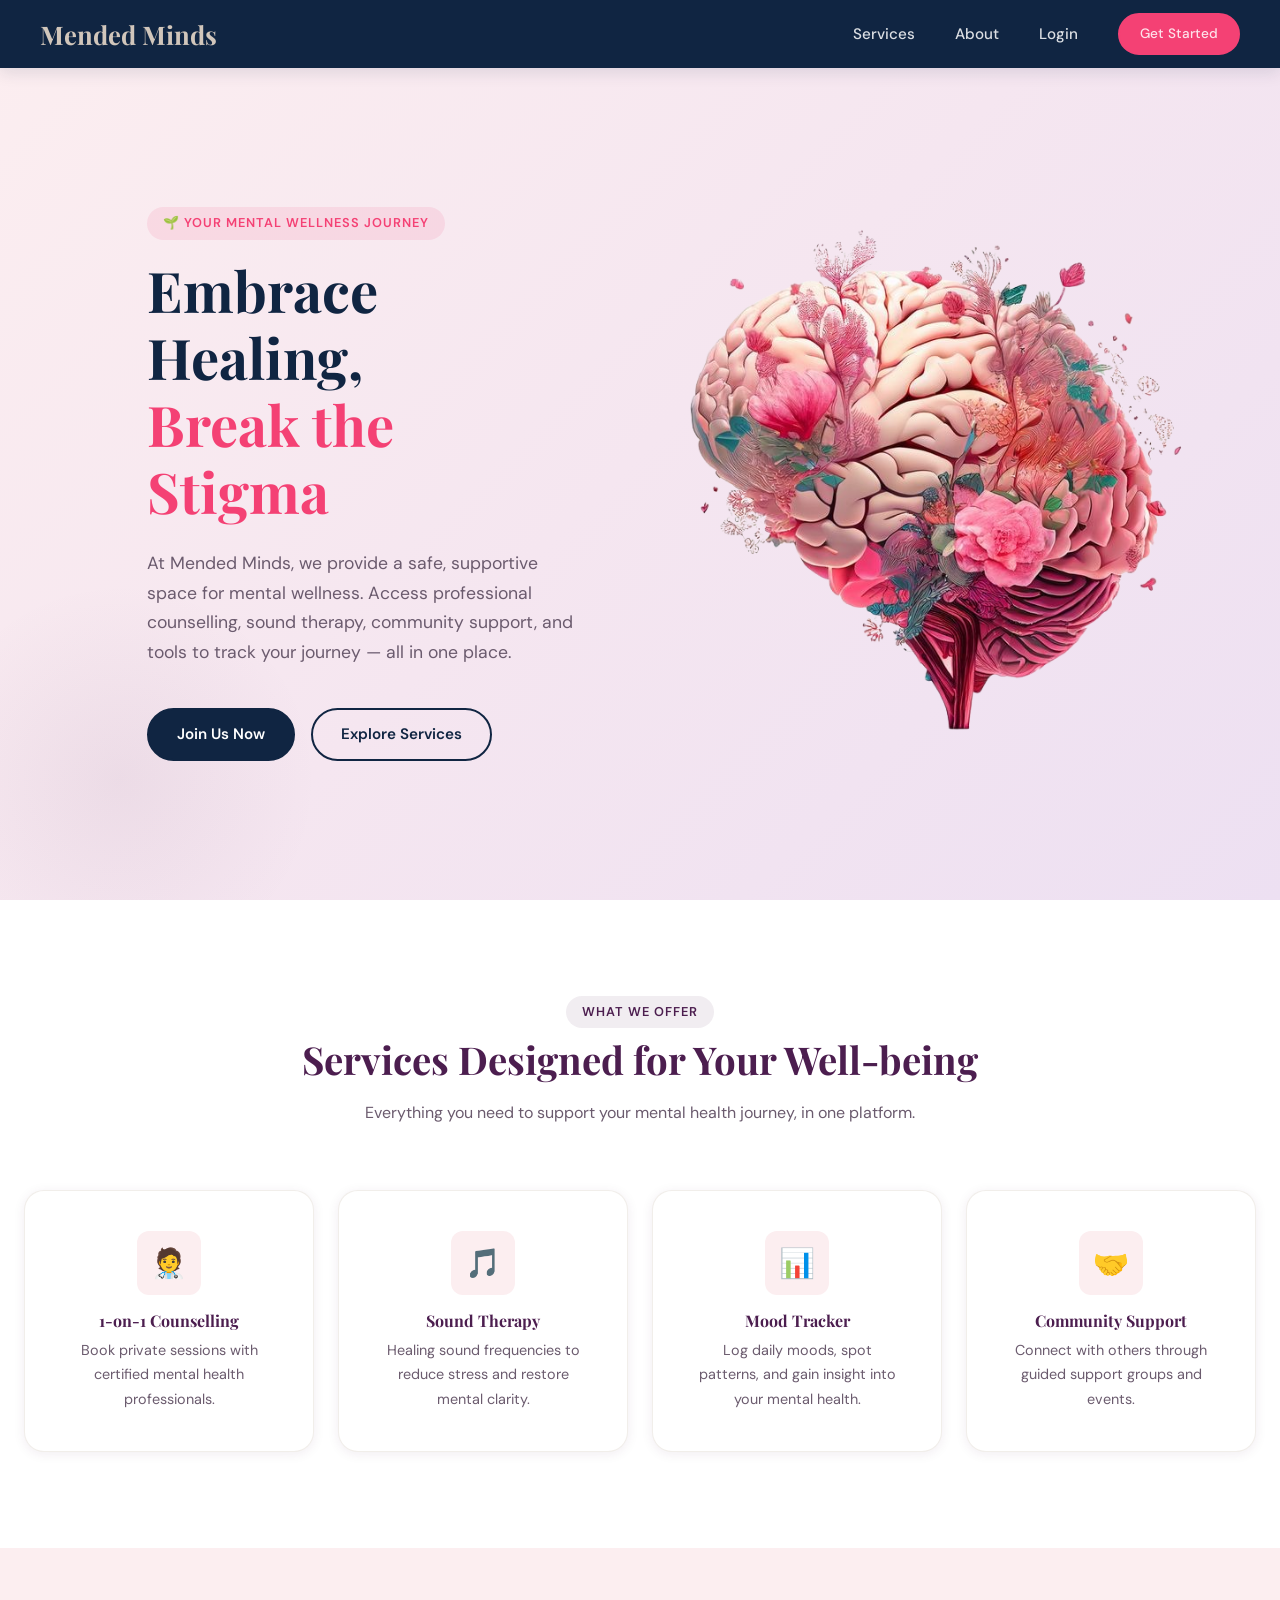
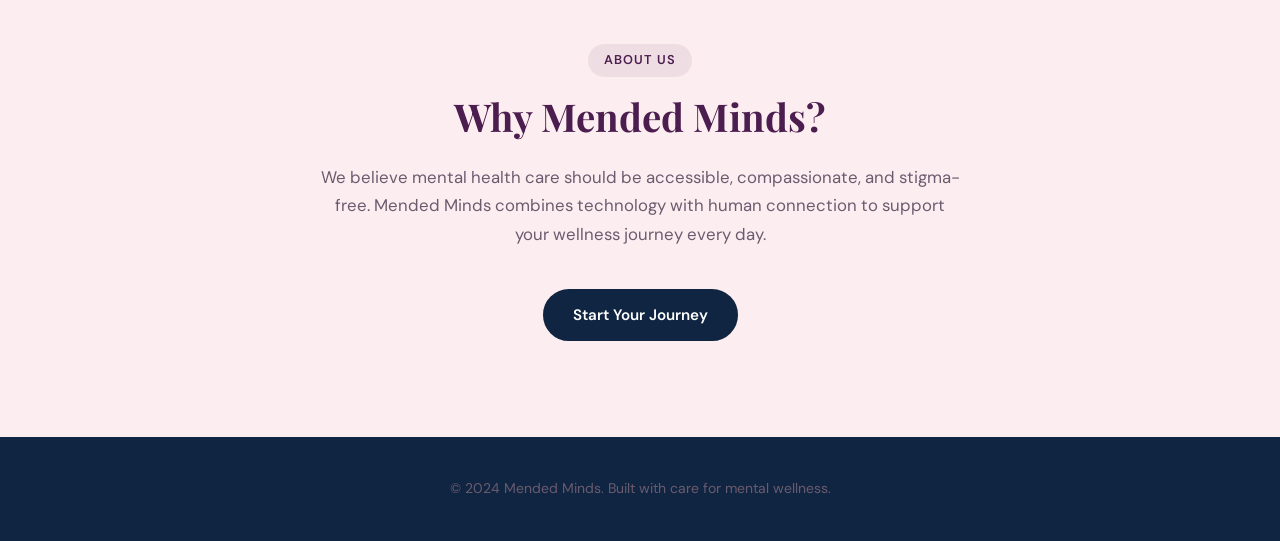
<file: templates/index.html>
<!DOCTYPE html>
<html lang="en">
<head>
  <meta charset="UTF-8">
  <meta name="viewport" content="width=device-width, initial-scale=1.0">
  <title>Mended Minds — Mental Health & Wellness</title>
  <link rel="stylesheet" href="/static/css/style.css">
  <link rel="icon" type="image/png" href="/static/bg1.png">
</head>
<body>

  <nav class="navbar">
    <a href="/" class="navbar-brand">Mended Minds</a>
    <ul class="navbar-links">
      <li><a href="#services">Services</a></li>
      <li><a href="#about">About</a></li>
      <li><a href="/login">Login</a></li>
      <li><a href="/signup" class="btn btn-accent" style="padding:8px 20px; font-size:0.85rem;">Get Started</a></li>
    </ul>
  </nav>

  <section class="hero">
    <div class="container">
      <div class="hero-flex">
        <!-- LEFT: TEXT -->
         <div class="hero-content">
          <div class="hero-tag fade-in-up">🌱 Your Mental Wellness Journey</div>
          <h1 class="fade-in-up-delay-1">
            Embrace Healing,<br>
            <span>Break the Stigma</span>
          </h1>
          <p class="fade-in-up-delay-2">
            At Mended Minds, we provide a safe, supportive space for mental wellness.
            Access professional counselling, sound therapy, community support,
            and tools to track your journey — all in one place.
          </p>
          <div class="hero-buttons fade-in-up-delay-3">            <a href="/signup" class="btn btn-primary">Join Us Now</a>
            <a href="#services" class="btn btn-outline">Explore Services</a>
          </div>
        </div> <!-- ✅ CLOSED HERE -->
        <!-- RIGHT: IMAGE -->
         <div class="hero-image">
          <img src="/static/bg1.png" alt="Mental Wellness">
        </div>

</div>
    </div>
  </section>

  <section class="services-section" id="services">
    <div class="container">
      <div class="section-header">
        <div class="section-tag">What We Offer</div>
        <h2>Services Designed for Your Well-being</h2>
        <p style="max-width:560px; margin:var(--space-md) auto 0;">
          Everything you need to support your mental health journey, in one platform.
        </p>
      </div>
      <div class="services-grid">
        <div class="card service-card">
          <div class="service-icon">🧑‍⚕️</div>
          <h4>1-on-1 Counselling</h4>
          <p style="margin-top:var(--space-sm); font-size:0.9rem;">Book private sessions with certified mental health professionals.</p>
        </div>
        <div class="card service-card">
          <div class="service-icon">🎵</div>
          <h4>Sound Therapy</h4>
          <p style="margin-top:var(--space-sm); font-size:0.9rem;">Healing sound frequencies to reduce stress and restore mental clarity.</p>
        </div>
        <div class="card service-card">
          <div class="service-icon">📊</div>
          <h4>Mood Tracker</h4>
          <p style="margin-top:var(--space-sm); font-size:0.9rem;">Log daily moods, spot patterns, and gain insight into your mental health.</p>
        </div>
        <div class="card service-card">
          <div class="service-icon">🤝</div>
          <h4>Community Support</h4>
          <p style="margin-top:var(--space-sm); font-size:0.9rem;">Connect with others through guided support groups and events.</p>
        </div>
      </div>
    </div>
  </section>

  <section id="about" style="padding:var(--space-3xl) 0; background:var(--color-rose-bg);">
    <div class="container text-center">
      <div class="section-tag">About Us</div>
      <h2 style="margin-top:var(--space-sm);">Why Mended Minds?</h2>
      <p style="max-width:640px; margin:var(--space-lg) auto var(--space-xl); font-size:1.05rem;">
        We believe mental health care should be accessible, compassionate, and stigma-free.
        Mended Minds combines technology with human connection to support your wellness journey every day.
      </p>
      <a href="/signup" class="btn btn-primary">Start Your Journey</a>
    </div>
  </section>

  <footer>
    <p>&copy; 2024 Mended Minds. Built with care for mental wellness.</p>
  </footer>

</body>
</html>
</file>
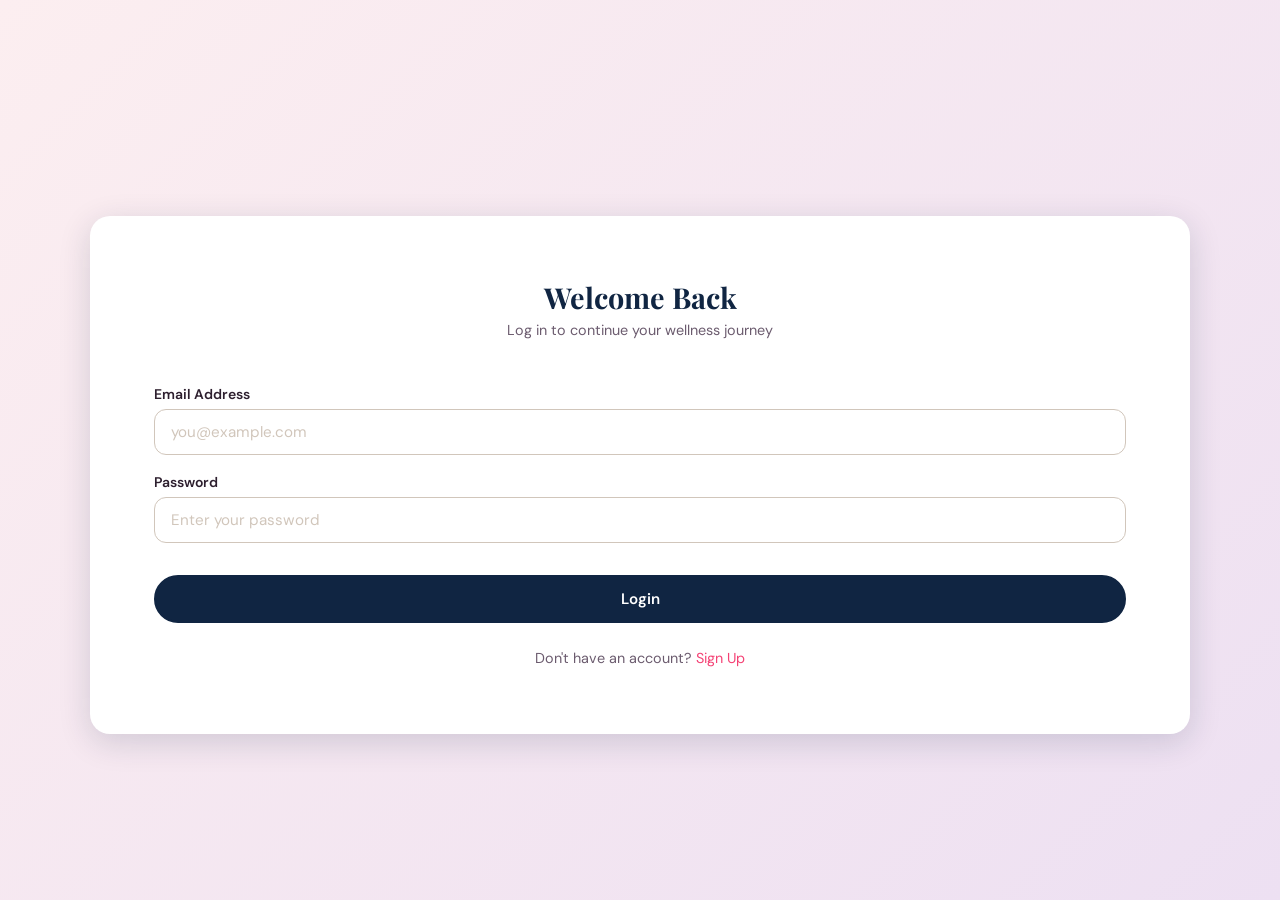
<file: templates/login.html>
<!DOCTYPE html>
<html lang="en">
<head>
  <meta charset="UTF-8">
  <meta name="viewport" content="width=device-width, initial-scale=1.0">
  <title>Login — Mended Minds</title>
  <link rel="stylesheet" href="/static/css/style.css">
  <link rel="icon" type="image/png" href="/static/bg1.png">
</head>
<body>
  <div class="auth-page">
    <div class="auth-card fade-in-up">

      <div class="auth-logo">
        <h2>Welcome Back</h2>
        <p>Log in to continue your wellness journey</p>
      </div>

      <div id="login-alert" class="alert"></div>

      <div class="form-group">
        <label for="email">Email Address</label>
        <input type="email" id="email" placeholder="you@example.com">
      </div>
      <div class="form-group">
        <label for="password">Password</label>
        <input type="password" id="password" placeholder="Enter your password">
      </div>

      <button class="btn btn-primary btn-full mt-md" id="login-btn" onclick="login()">
        Login
      </button>

      <div class="auth-switch">
        Don't have an account? <a href="/signup">Sign Up</a>
      </div>

    </div>
  </div>
  <script>
    document.addEventListener('keydown', function(e) {
      if (e.key === 'Enter') login();
    });
  </script>
  <script src="/static/js/auth.js"></script>
</body>
</html>
</file>
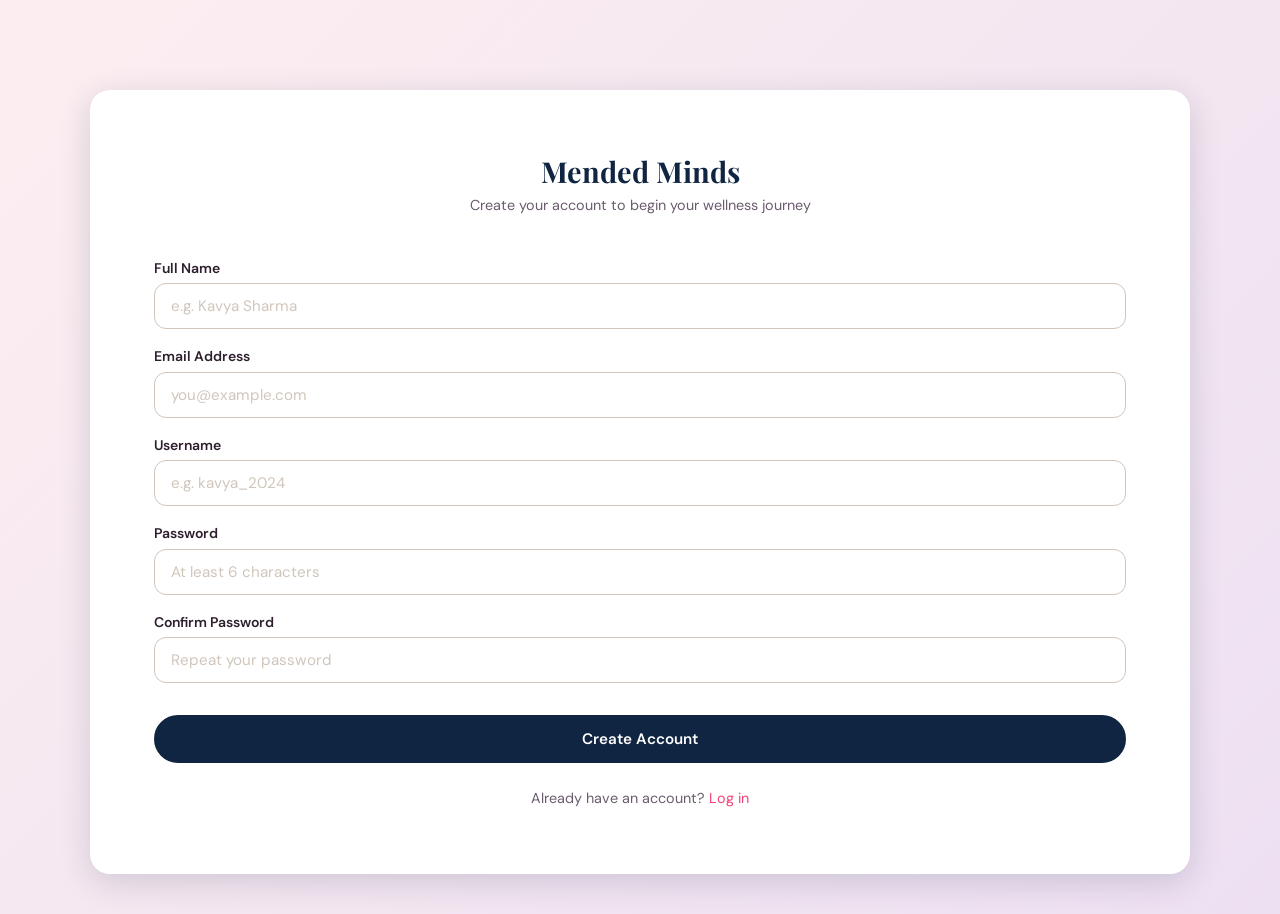
<file: templates/signup.html>
<!DOCTYPE html>
<html lang="en">
<head>
  <meta charset="UTF-8">
  <meta name="viewport" content="width=device-width, initial-scale=1.0">
  <title>Sign Up — Mended Minds</title>
  <link rel="stylesheet" href="/static/css/style.css">
  <link rel="icon" type="image/png" href="/static/bg1.png">
</head>
<body>
  <div class="auth-page">
    <div class="auth-card fade-in-up">

      <div class="auth-logo">
        <h2>Mended Minds</h2>
        <p>Create your account to begin your wellness journey</p>
      </div>

      <div id="signup-alert" class="alert"></div>

      <div class="form-group">
        <label for="name">Full Name</label>
        <input type="text" id="name" placeholder="e.g. Kavya Sharma">
      </div>
      <div class="form-group">
        <label for="email">Email Address</label>
        <input type="email" id="email" placeholder="you@example.com">
      </div>
      <div class="form-group">
        <label for="username">Username</label>
        <input type="text" id="username" placeholder="e.g. kavya_2024">
      </div>
      <div class="form-group">
        <label for="password">Password</label>
        <input type="password" id="password" placeholder="At least 6 characters">
      </div>
      <div class="form-group">
        <label for="confirm_password">Confirm Password</label>
        <input type="password" id="confirm_password" placeholder="Repeat your password">
      </div>

      <button class="btn btn-primary btn-full mt-md" id="signup-btn" onclick="signup()">
        Create Account
      </button>

      <div class="auth-switch">
        Already have an account? <a href="http://127.0.0.1:5000/login">Log in</a>
      </div>

    </div>
  </div>
  <script src="/static/js/auth.js"></script>
</body>
</html>
</file>
<file: static/css/style.css>
@import url('https://fonts.googleapis.com/css2?family=Playfair+Display:wght@400;600;700&family=DM+Sans:wght@300;400;500;600&display=swap');

/* ── VARIABLES ───────────────────────────────────────────── */
:root {
  --color-navy:        #102542;
  --color-navy-light:  #1a3a6e;
  --color-rose-bg:     #fceef0;
  --color-purple:      #4c1e4f;
  --color-accent:      #f44174;
  --color-beige:       #d1c6bb;
  --color-brown:       #826d71;
  --color-white:       #ffffff;
  --color-text:        #2d1f2e;
  --color-text-light:  #6b5b6e;
  --color-success:     #2e7d32;
  --color-error:       #c62828;

  --font-heading: 'Playfair Display', Georgia, serif;
  --font-body:    'DM Sans', 'Segoe UI', sans-serif;

  --space-xs:  4px;
  --space-sm:  8px;
  --space-md:  16px;
  --space-lg:  24px;
  --space-xl:  40px;
  --space-2xl: 64px;
  --space-3xl: 96px;

  --radius-sm:   6px;
  --radius-md:   12px;
  --radius-lg:   20px;
  --radius-full: 999px;

  --shadow-sm:   0 1px 3px rgba(16,37,66,0.08);
  --shadow-md:   0 4px 16px rgba(16,37,66,0.12);
  --shadow-lg:   0 8px 32px rgba(16,37,66,0.16);
  --shadow-card: 0 2px 12px rgba(76,30,79,0.08);

  --transition: 0.25s ease;
}

/* ── RESET ───────────────────────────────────────────────── */
*, *::before, *::after { margin:0; padding:0; box-sizing:border-box; }
html  { scroll-behavior: smooth; font-size: 16px; }
body  { font-family: var(--font-body); color: var(--color-text); background-color: var(--color-rose-bg); line-height: 1.6; min-height: 100vh; }

/* ── TYPOGRAPHY ──────────────────────────────────────────── */
h1,h2,h3,h4 { font-family: var(--font-heading); color: var(--color-purple); line-height: 1.2; }
h1 { font-size: clamp(2rem, 5vw, 3.5rem); }
h2 { font-size: clamp(1.5rem, 3vw, 2.5rem); }
h3 { font-size: clamp(1.2rem, 2vw, 1.8rem); }
p  { color: var(--color-text-light); line-height: 1.7; }
a  { color: var(--color-accent); text-decoration: none; transition: color var(--transition); }
a:hover { color: var(--color-purple); }

/* ── LAYOUT ──────────────────────────────────────────────── */
.container    { width:100%; max-width:1400px; margin:0 auto; padding:0 var(--space-lg); }
.text-center  { text-align: center; }
.mt-md        { margin-top: var(--space-md); }
.mt-lg        { margin-top: var(--space-lg); }
.mt-xl        { margin-top: var(--space-xl); }

/* ── NAVBAR ──────────────────────────────────────────────── */
.navbar {
  position: fixed; top:0; left:0; width:100%; height:68px;
  background-color: var(--color-navy);
  display: flex; align-items: center; justify-content: space-between;
  padding: 0 var(--space-xl);
  z-index: 1000;
  box-shadow: var(--shadow-md);
}
.navbar-brand {
  font-family: var(--font-heading);
  font-size: 1.6rem; color: var(--color-beige); font-weight: 700;
}
.navbar-links { display:flex; align-items:center; gap:var(--space-xl); list-style:none; }
.navbar-links a { color:rgba(255,255,255,0.85); font-size:0.95rem; font-weight:500; transition: color var(--transition); }
.navbar-links a:hover { color: var(--color-beige); }

/* ── BUTTONS ─────────────────────────────────────────────── */
.btn {
  display: inline-flex; align-items:center; justify-content:center; gap:var(--space-sm);
  padding: 12px 28px; border-radius: var(--radius-full);
  font-family: var(--font-body); font-size:0.95rem; font-weight:600;
  cursor:pointer; border: 2px solid transparent;
  transition: all var(--transition); text-decoration:none;
}
.btn-primary  { background:var(--color-navy);  color:var(--color-white); border-color:var(--color-navy); }
.btn-primary:hover  { background:var(--color-navy-light); color:var(--color-white); transform:translateY(-1px); box-shadow:var(--shadow-md); }
.btn-accent   { background:var(--color-accent); color:var(--color-white); border-color:var(--color-accent); }
.btn-accent:hover   { background:#d63060; transform:translateY(-1px); box-shadow:var(--shadow-md); }
.btn-outline  { background:transparent; color:var(--color-navy); border-color:var(--color-navy); }
.btn-outline:hover  { background:var(--color-navy); color:var(--color-white); }
.btn-full     { width:100%; }

/* ── CARDS ───────────────────────────────────────────────── */
.card {
  background: var(--color-white); border-radius: var(--radius-lg);
  padding: var(--space-xl); box-shadow: var(--shadow-card);
  border: 1px solid rgba(209,198,187,0.3);
  transition: transform var(--transition), box-shadow var(--transition);
}
.card:hover { transform:translateY(-3px); box-shadow:var(--shadow-lg); }

/* ── FORMS ───────────────────────────────────────────────── */
.form-group         { display:flex; flex-direction:column; gap:var(--space-xs); margin-bottom:var(--space-md); }
.form-group label   { font-size:0.875rem; font-weight:600; color:var(--color-text); }
.form-group input   {
  padding:12px 16px; border:1.5px solid var(--color-beige);
  border-radius:var(--radius-md); font-family:var(--font-body);
  font-size:0.95rem; color:var(--color-text); background:var(--color-white);
  transition: border-color var(--transition), box-shadow var(--transition); outline:none;
}
.form-group input:focus       { border-color:var(--color-purple); box-shadow:0 0 0 3px rgba(76,30,79,0.1); }
.form-group input::placeholder { color:var(--color-beige); }

/* ── ALERTS ──────────────────────────────────────────────── */
.alert         { padding:var(--space-md) var(--space-lg); border-radius:var(--radius-md); font-size:0.9rem; font-weight:500; display:none; margin-bottom:var(--space-md); }
.alert.show    { display:block; }
.alert-success { background:#e8f5e9; color:var(--color-success); border:1px solid #a5d6a7; }
.alert-error   { background:#ffebee; color:var(--color-error);   border:1px solid #ef9a9a; }

/* ── HERO ────────────────────────────────────────────────── */
.hero {
  min-height:100vh; display:flex; align-items:center;
  padding-top:68px;
  background: linear-gradient(135deg, var(--color-rose-bg) 0%, #f5e6f0 50%, #ede0f2 100%);
  position:relative; overflow:hidden;
}
.hero::before {
  content:''; position:absolute; width:500px; height:500px; border-radius:50%;
  background: radial-gradient(circle, rgbva(244,65,116,0.06) 0%, transparent 70%);
  top:-100px; right:-100px;
}
.hero::after {
  content:''; position:absolute; width:400px; height:400px; border-radius:50%;
  background: radial-gradient(circle, rgba(76,30,79,0.06) 0%, transparent 70%);
  bottom:-80px; left:-80px;
}
.hero-content  { position:relative; z-index:1; max-width:800px; }
.hero-tag      { display:inline-block; background:rgba(244,65,116,0.1); color:var(--color-accent); padding:6px 16px; border-radius:var(--radius-full); font-size:0.8rem; font-weight:600; letter-spacing:1px; text-transform:uppercase; margin-bottom:var(--space-md); }
.hero h1       { color:var(--color-navy); margin-bottom:var(--space-lg); }
.hero h1 span  { color:var(--color-accent); }
.hero p        { font-size:1.1rem; margin-bottom:var(--space-xl); max-width:520px; }
.hero-buttons  { display:flex; gap:var(--space-md); flex-wrap:wrap; }

/* ── SERVICES SECTION ────────────────────────────────────── */
.services-section  { padding:var(--space-3xl) 0; background:var(--color-white); }
.section-header    { text-align:center; margin-bottom:var(--space-2xl); }
.section-tag       { display:inline-block; background:rgba(76,30,79,0.08); color:var(--color-purple); padding:6px 16px; border-radius:var(--radius-full); font-size:0.8rem; font-weight:600; letter-spacing:1px; text-transform:uppercase; margin-bottom:var(--space-sm); }
.services-grid     { display:grid; grid-template-columns:repeat(auto-fit, minmax(250px,1fr)); gap:var(--space-lg); }
.service-card      { text-align:center; padding:var(--space-xl); }
.service-icon      { width:64px; height:64px; border-radius:var(--radius-md); background:var(--color-rose-bg); display:flex; align-items:center; justify-content:center; margin:0 auto var(--space-md); font-size:1.8rem; }

/* ── AUTH PAGES ──────────────────────────────────────────── */
.auth-page   { min-height:100vh; display:flex; align-items:center; justify-content:center; padding:var(--space-xl) var(--space-md); background:linear-gradient(135deg, var(--color-rose-bg) 0%, #ede0f2 100%); }
.auth-card   { margin-top: 50px; width:100%; max-width:1100px; background:var(--color-white); border-radius:var(--radius-lg); padding:var(--space-2xl); box-shadow:var(--shadow-lg); }
.auth-logo   { text-align:center; margin-bottom:var(--space-xl); }
.auth-logo h2 { font-family:var(--font-heading); color:var(--color-navy); font-size:1.8rem; }
.auth-logo p  { font-size:0.9rem; margin-top:var(--space-xs); }
.auth-switch  { text-align:center; margin-top:var(--space-lg); font-size:0.9rem; color:var(--color-text-light); }

/* ── DASHBOARD ───────────────────────────────────────────── */
.dashboard-layout { display:flex; min-height:100vh; padding-top:68px; }
.sidebar {
  width:260px; background:var(--color-navy); color:var(--color-white);
  padding:var(--space-xl) var(--space-md);
  position:fixed; top:68px; left:0; height:calc(100vh - 68px); overflow-y:auto;
}
.sidebar-nav           { list-style:none; margin-top:var(--space-lg); }
.sidebar-nav li a      { display:flex; align-items:center; gap:var(--space-md); padding:12px var(--space-md); border-radius:var(--radius-md); color:rgba(255,255,255,0.75); font-size:0.9rem; font-weight:500; transition:all var(--transition); margin-bottom:var(--space-xs); }
.sidebar-nav li a:hover,
.sidebar-nav li a.active { background:rgba(255,255,255,0.1); color:var(--color-white); }
.dashboard-main   { flex:1; margin-left:260px; padding:var(--space-xl); background:var(--color-rose-bg); min-height:calc(100vh - 68px); }
.dashboard-welcome { margin-bottom:var(--space-xl); }
.stats-grid        { display:grid; grid-template-columns:repeat(auto-fit, minmax(200px,1fr)); gap:var(--space-lg); margin-bottom:var(--space-xl); }
.stat-card         { background:var(--color-white); border-radius:var(--radius-lg); padding:var(--space-lg); box-shadow:var(--shadow-card); border-left:4px solid var(--color-accent); }
.stat-number       { font-family:var(--font-heading); font-size:2rem; color:var(--color-navy); font-weight:700; }
.stat-label        { font-size:0.85rem; color:var(--color-text-light); margin-top:var(--space-xs); }

/* ── FOOTER ──────────────────────────────────────────────── */
footer { background:var(--color-navy); color:rgba(255,255,255,0.7); text-align:center; padding:var(--space-xl); font-size:0.875rem; }

/* ── ANIMATIONS ──────────────────────────────────────────── */
@keyframes fadeInUp { from { opacity:0; transform:translateY(24px); } to { opacity:1; transform:translateY(0); } }
.fade-in-up          { animation: fadeInUp 0.6s ease forwards; }
.fade-in-up-delay-1  { opacity:0; animation: fadeInUp 0.6s ease 0.1s forwards; }
.fade-in-up-delay-2  { opacity:0; animation: fadeInUp 0.6s ease 0.2s forwards; }
.fade-in-up-delay-3  { opacity:0; animation: fadeInUp 0.6s ease 0.3s forwards; }

/* ── RESPONSIVE ──────────────────────────────────────────── */
@media (max-width: 768px) {
  .navbar-links  { display:none; }
  .hero-buttons  { flex-direction:column; }
  .sidebar       { display:none; }
  .dashboard-main { margin-left:0; }
  .auth-card     { padding:var(--space-xl) var(--space-lg); }
}

.hero-flex {
  display: flex;
  align-items: center;
  justify-content: space-between;
  gap: 2rem;
  margin-left: 10%;

  flex-direction: row; /* default, but keep it explicit */
}

.hero-image img {
  width: 650px;
  padding-left: 0%;
  flex: 1;
  align-items: center;
  justify-content: flex-end;
  display: flex;
}



/* Responsive */
@media (max-width: 900px) {
  .hero-flex {
    flex-direction: column;
    text-align: center;
  }

  .hero-image img {
    width: 100%;
    margin-top: 20px;
  }
}

/*For booking.html*/
.issue-grid {
  display: grid;
  grid-template-columns: repeat(2, 1fr);
  gap: 10px;
}

.issue-btn {
  padding: 12px;
  border-radius: 12px;
  border: 1px solid var(--color-beige);
  background: white;
  cursor: pointer;
  transition: all 0.2s ease;
  font-size: 1.2rem;
}

.issue-btn:hover {
  background: var(--color-rose-bg);
  transform: translateY(-2px);
}

.issue-btn.selected {
  background: var(--color-accent);
  color: white;
  border-color: var(--color-accent);
}


/* 🌈 Mood cards */
.mood-grid {
  display: grid;
  grid-template-columns: repeat(auto-fit, minmax(90px, 1fr));
  gap: 12px;
  margin-top: 20px;
}

.mood-card {
  border: 1px solid var(--color-beige);
  background: var(--color-white);
  border-radius: 16px;
  padding: 14px 10px;
  cursor: pointer;
  transition: 0.2s ease;
  text-align: center;
  font-family: var(--font-body);
}

.mood-card:hover {
  transform: translateY(-2px);
  box-shadow: var(--shadow-md);
}

.mood-card.selected {
  background: var(--color-navy);
  color: var(--color-white);
  border-color: var(--color-navy);
}

.mood-emoji {
  font-size: 1.8rem;
  line-height: 1;
}

.mood-label {
  margin-top: 6px;
  font-size: 0.85rem;
  font-weight: 600;
}

.mood-month-list {
  margin-top: 12px;
  display: flex;
  flex-direction: column;
  gap: 10px;
}

.mood-month-item {
  display: flex;
  justify-content: space-between;
  gap: 16px;
  padding: 12px 14px;
  border: 1px solid rgba(209, 198, 187, 0.4);
  border-radius: 14px;
  background: #fff;
}

/*support page styles*/
    .support-page {
      font-family: var(--font-body);
      background-color: var(--color-rose-bg);
      margin: 0;
      padding: 40px 24px;
      max-width: 1400px;
      margin: 0 auto;
    }

    .support-page h1 {
      margin-top: 50px;
      text-align: center;
      color: var(--color-navy);
      margin-bottom: 30px;
    }

    .support-intro{
      display: flex;
      flex-direction: row;
      align-items: center;
      gap: 40px;
      margin-bottom: 50px;
    }

    .support-text{
      flex: 1;
    }

    .support-image{
      flex: 1;
      text-align: center;
    }

    .support-image img{
      max-width: 100%;
      width: 500px;
    }

    .support-page .section {
      margin-top: 30px;
    }

    .support-page .announcement-container {
      margin-top: 15px;
      display: grid;
      grid-template-columns: repeat(auto-fill, minimax(300px, 1fr));
      gap: 20px
    }

    .support-page .announcement-card {
      background: white;
      padding: 20px;
      margin-bottom: 15px;
      border-radius: var(--shadow-card);
      box-shadow: var(--shadow-card);
    }

    .support-page .announcement-card h3 {
      margin: 0 0 8px;
      color: var(--color-navy);
    }

    .support-page .announcement-card p {
      margin: 5px 0;
    }

    /* Sound Therapy */
  .sound-page {
    padding: 40px 20px;
    max-width: 1000px;
    margin: 0 auto;
    text-align: center;
    min-height: 100vh;
  }

  .sound-page h1 {
    color: var(--color-navy);
    margin-bottom: 10px;
  }

  .sound-subtitle {
    color: var(--color-text-light);
    margin-bottom: 40px;
  }

  /* Circular Breathing Animation */
  .breath-container {
    display: flex;
    flex-direction: column;
    align-items: center;
    margin-bottom: 50px;
  }

  .breath-circle {
    width: 200px;
    height: 200px;
    background-color: #d1c4e9; /* lavender */
    border-radius: 50%;
    display: flex;
    align-items: center;
    justify-content: center;
    margin-bottom: 15px;
    transition: transform 4s ease-in-out, background-color 4s ease-in-out;
    box-shadow: 0 4px 20px rgba(209, 196, 233, 0.4);
  }

  .breath-circle p {
    color: var(--color-purple);
    font-size: 1.8rem;
    font-weight: 600;
    margin: 0;
  }

  /* Square Audio Cards */
  .sound-grid {
    display: flex;
    gap: 30px;
    justify-content: center;
    flex-wrap: wrap;
  }

  .sound-card {
    background: white;
    width: 220px;
    padding: 30px 20px;
    border-radius: 20px;
    box-shadow: var(--shadow-md);
    text-align: center;
    border: 1px solid rgba(209, 198, 187, 0.2);
  }

  .sound-emoji {
    font-size: 4rem;
    margin-bottom: 15px;
  }

  .sound-card h3 {
    color: var(--color-navy);
    margin-bottom: 20px;
    font-size: 1.3rem;
  }

  .sound-btn {
    background: var(--color-navy);
    color: white;
    border: none;
    padding: 12px 30px;
    border-radius: 30px;
    font-size: 1rem;
    font-weight: 600;
    cursor: pointer;
    transition: all 0.2s ease;
    width: 100%;
  }

  .sound-btn:hover {
    background: var(--color-navy-light);
    transform: translateY(-2px);
  }

  /* Booking list cards */
  .booking-card {
    background: var(--color-rose-bg);
    padding: 15px 20px;
    border-radius: var(--radius-md);
    margin-bottom: 12px;
    border-left: 4px solid var(--color-accent);
  }

  .booking-card p {
    margin: 5px 0;
    color: var(--color-text);
  }

  .booking-status {
    display: inline-block;
    padding: 4px 12px;
    border-radius: 20px;
    font-size: 0.75rem;
    font-weight: 600;
    text-transform: uppercase;
  }

  .status-confirmed { background: #e8f5e9; color: #2e7d32; }
  .status-pending { background: #fff3e0; color: #ef6c00; }
  .status-cancelled { background: #ffebee; color: #c62828; }
  .status-completed { background: #e3f2fd; color: #1565c0; }
</file>
